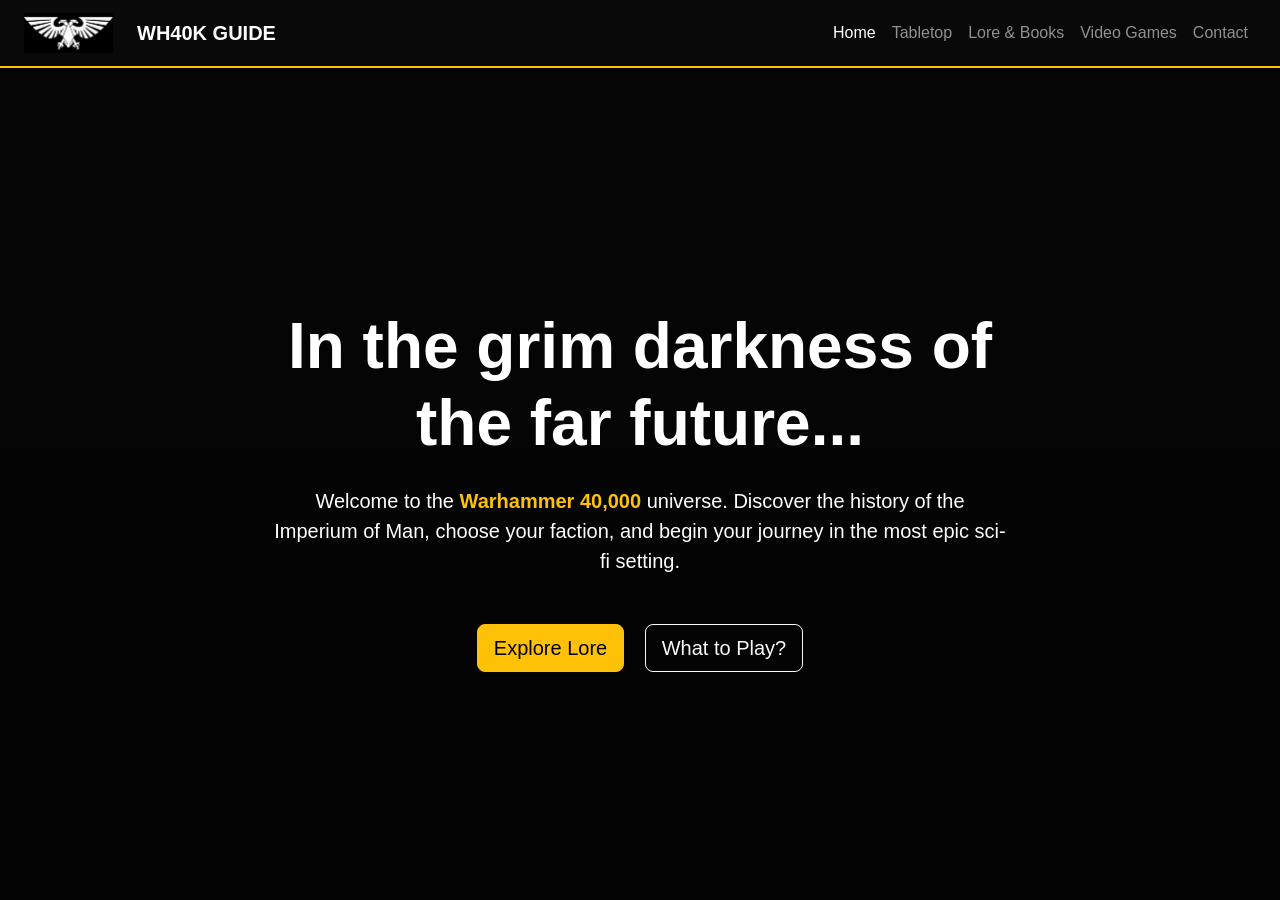
<file: index.html>
<!DOCTYPE html>
<html lang="en">
<head>
    <meta charset="UTF-8">
    <meta name="viewport" content="width=device-width, initial-scale=1.0">
    <title>Warhammer 40,000 | Beginner's Guide</title>
    <link href="https://cdn.jsdelivr.net/npm/bootstrap@5.3.2/dist/css/bootstrap.min.css" rel="stylesheet">
    <link rel="stylesheet" href="css/style.css">
</head>
<body>

    <header>
        <nav class="navbar navbar-expand-lg navbar-dark fixed-top custom-navbar">
            <div class="container-fluid px-4"> 
                
                <a class="navbar-brand fw-bold d-flex align-items-center" href="index.html">
                    
                    <img src="images/Aquila.jpg" alt="Aquila Logo" height="30" class="me-4"> 
                    WH40K GUIDE
                </a>
                
                <button class="navbar-toggler" type="button" data-bs-toggle="collapse" data-bs-target="#navbarNav">
                    <span class="navbar-toggler-icon"></span>
                </button>
                
                <div class="collapse navbar-collapse" id="navbarNav">
                    <ul class="navbar-nav ms-auto">
                        <li class="nav-item"><a class="nav-link active" href="index.html">Home</a></li>
                        <li class="nav-item"><a class="nav-link" href="tabletop.html">Tabletop</a></li>
                        <li class="nav-item"><a class="nav-link" href="lore.html">Lore & Books</a></li>
                        <li class="nav-item"><a class="nav-link" href="games.html">Video Games</a></li>
                        <li class="nav-item"><a class="nav-link" href="contact.html">Contact</a></li>
                    </ul>
                </div>
            </div>
        </nav>
    </header>

    <!-- Hero Section -->
    <main>
        <section class="hero-section d-flex align-items-center text-center">
            <div class="container">
                <div class="row justify-content-center">
                    <div class="col-lg-8">
                        <h1 class="display-3 fw-bold text-white mb-4">In the grim darkness of the far future...</h1>
                        <p class="lead text-white mb-5">
                            Welcome to the <span class="highlight">Warhammer 40,000</span> universe. 
                            Discover the history of the Imperium of Man, choose your faction, and begin your journey in the most epic sci-fi setting.
                        </p>
                        <div>
                            <a href="lore.html" class="btn btn-warning btn-lg me-3">Explore Lore</a>
                            <a href="games.html" class="btn btn-outline-light btn-lg">What to Play?</a>
                        </div>
                    </div>
                </div>
            </div>
        </section>
    </main>

    <script src="https://cdn.jsdelivr.net/npm/bootstrap@5.3.2/dist/js/bootstrap.bundle.min.js"></script>
</body>
</html>
</file>
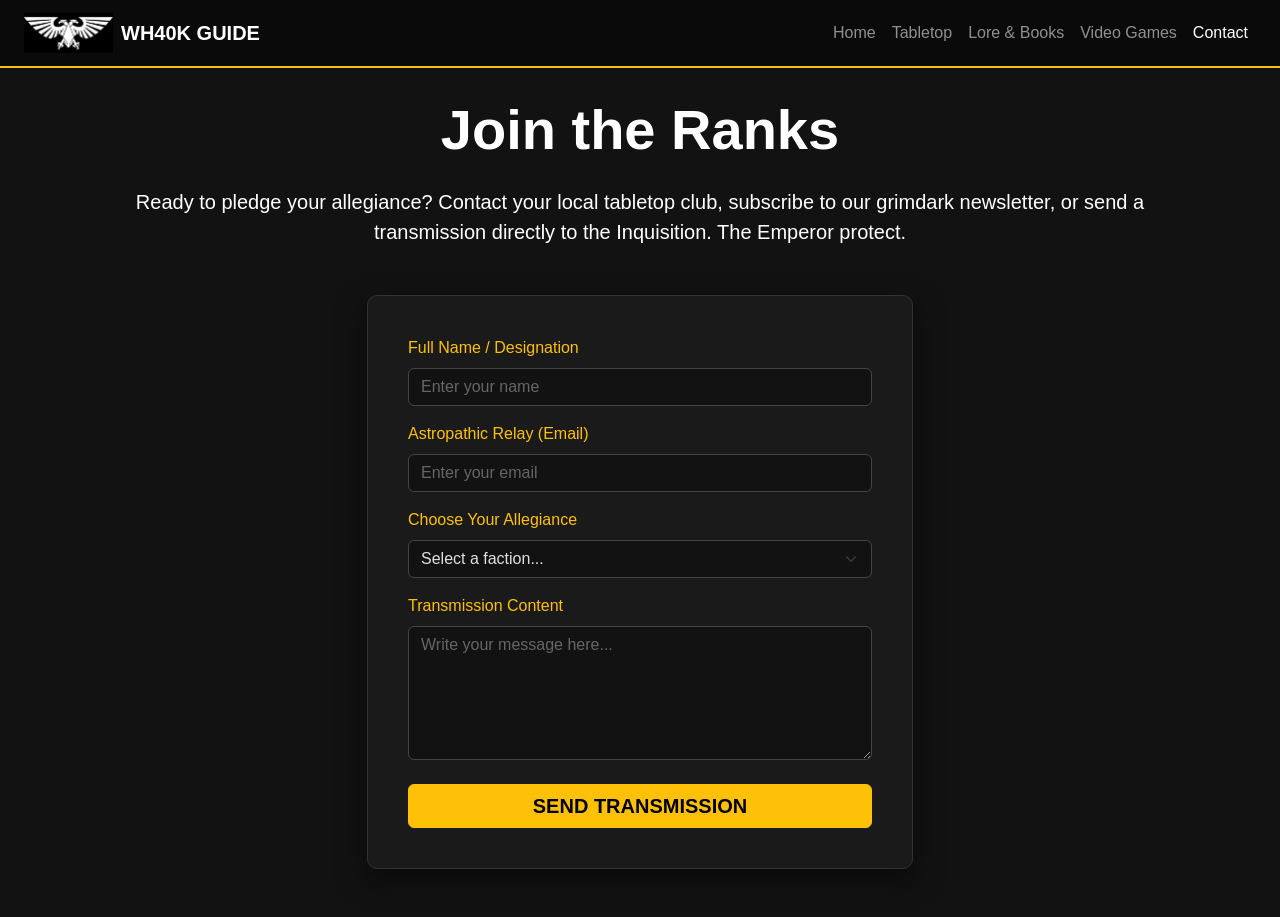
<file: contact.html>
<!DOCTYPE html>
<html lang="en">
<head>
    <meta charset="UTF-8">
    <meta name="viewport" content="width=device-width, initial-scale=1.0">
    <title>Contact | WH40K Guide</title>
    <link href="https://cdn.jsdelivr.net/npm/bootstrap@5.3.2/dist/css/bootstrap.min.css" rel="stylesheet">
    <link rel="stylesheet" href="css/style.css">
</head>
<body>

    <header>
        <nav class="navbar navbar-expand-lg navbar-dark fixed-top custom-navbar">
            <div class="container-fluid px-4">
                <a class="navbar-brand fw-bold d-flex align-items-center" href="index.html">
                    <img src="images/Aquila.jpg" alt="Aquila Logo" height="30" class="me-2"> 
                    WH40K GUIDE
                </a>
                <button class="navbar-toggler" type="button" data-bs-toggle="collapse" data-bs-target="#navbarNav">
                    <span class="navbar-toggler-icon"></span>
                </button>
                <div class="collapse navbar-collapse" id="navbarNav">
                    <ul class="navbar-nav ms-auto">
                        <li class="nav-item"><a class="nav-link" href="index.html">Home</a></li>
                        <li class="nav-item"><a class="nav-link" href="tabletop.html">Tabletop</a></li>
                        <li class="nav-item"><a class="nav-link" href="lore.html">Lore & Books</a></li>
                        <li class="nav-item"><a class="nav-link" href="games.html">Video Games</a></li>
                        <li class="nav-item"><a class="nav-link active" href="contact.html">Contact</a></li>
                    </ul>
                </div>
            </div>
        </nav>
    </header>

    <main class="container mt-5 pt-5 mb-5">
        <section class="text-center mb-5">
            <h1 class="display-4 fw-bold text-white mb-4">Join the Ranks</h1>
            <p class="lead text-white">
                Ready to pledge your allegiance? Contact your local tabletop club, subscribe to our grimdark newsletter, or send a transmission directly to the Inquisition. The Emperor protect.
            </p>
        </section>

        <section class="row justify-content-center">
            <div class="col-lg-6">
                <div class="contact-form-container">
                    <form action="#" method="POST">
                        
                        <div class="mb-3">
                            <label for="userName" class="form-label text-warning">Full Name / Designation</label>
                            <input type="text" class="form-control custom-input" id="userName" placeholder="Enter your name" required>
                        </div>

                        <div class="mb-3">
                            <label for="userEmail" class="form-label text-warning">Astropathic Relay (Email)</label>
                            <input type="email" class="form-control custom-input" id="userEmail" placeholder="Enter your email" required>
                        </div>

                        <div class="mb-3">
                            <label for="factionSelect" class="form-label text-warning">Choose Your Allegiance</label>
                            <select class="form-select custom-input" id="factionSelect" required>
                                <option value="" selected disabled>Select a faction...</option>
                                <option value="imperium">Imperium of Man</option>
                                <option value="chaos">Forces of Chaos</option>
                                <option value="xenos">Xenos (Orks, Tyranids, Eldar, etc.)</option>
                                <option value="undecided">I need more guidance</option>
                            </select>
                        </div>

                        <div class="mb-4">
                            <label for="userMessage" class="form-label text-warning">Transmission Content</label>
                            <textarea class="form-control custom-input" id="userMessage" rows="5" placeholder="Write your message here..." required></textarea>
                        </div>

                        <button type="submit" class="btn btn-warning w-100 fw-bold fs-5">SEND TRANSMISSION</button>

                    </form>
                </div>
            </div>
        </section>
    </main>

    <script src="https://cdn.jsdelivr.net/npm/bootstrap@5.3.2/dist/js/bootstrap.bundle.min.js"></script>
</body>
</html>
</file>
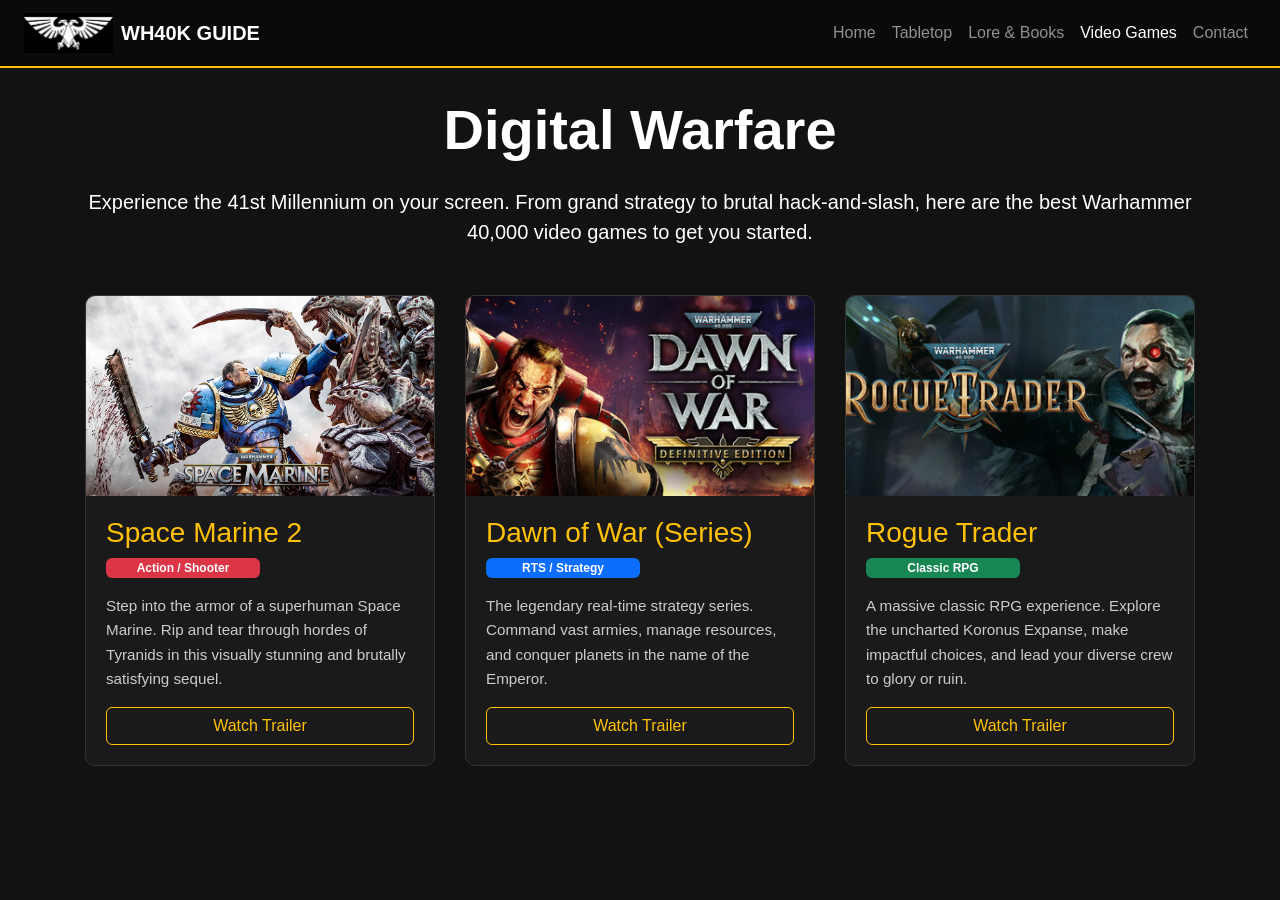
<file: games.html>
<!DOCTYPE html>
<html lang="en">
<head>
    <meta charset="UTF-8">
    <meta name="viewport" content="width=device-width, initial-scale=1.0">
    <title>Video Games | WH40K Guide</title>
    <link href="https://cdn.jsdelivr.net/npm/bootstrap@5.3.2/dist/css/bootstrap.min.css" rel="stylesheet">
    <link rel="stylesheet" href="css/style.css">
</head>
<body>

    <header>
        <nav class="navbar navbar-expand-lg navbar-dark fixed-top custom-navbar">
            <div class="container-fluid px-4">
                <a class="navbar-brand fw-bold d-flex align-items-center" href="index.html">
                    <img src="images/Aquila.jpg" alt="Aquila Logo" height="30" class="me-2"> 
                    WH40K GUIDE
                </a>
                <button class="navbar-toggler" type="button" data-bs-toggle="collapse" data-bs-target="#navbarNav">
                    <span class="navbar-toggler-icon"></span>
                </button>
                <div class="collapse navbar-collapse" id="navbarNav">
                    <ul class="navbar-nav ms-auto">
                        <li class="nav-item"><a class="nav-link" href="index.html">Home</a></li>
                        <li class="nav-item"><a class="nav-link" href="tabletop.html">Tabletop</a></li>
                        <li class="nav-item"><a class="nav-link" href="lore.html">Lore & Books</a></li>
                        <li class="nav-item"><a class="nav-link active" href="games.html">Video Games</a></li>
                        <li class="nav-item"><a class="nav-link" href="contact.html">Contact</a></li>
                    </ul>
                </div>
            </div>
        </nav>
    </header>

    <main class="container mt-5 pt-5">
        <section class="text-center mb-5">
            <h1 class="display-4 fw-bold text-white mb-4">Digital Warfare</h1>
            <p class="lead text-white">
                Experience the 41st Millennium on your screen. From grand strategy to brutal hack-and-slash, here are the best Warhammer 40,000 video games to get you started.
            </p>
        </section>

        <section class="games-container mb-5">
            
            <div class="game-card">
                <img src="images/SpaceMarine2.png" alt="Space Marine 2" class="game-img">
                <div class="game-content">
                    <h3 class="text-warning">Space Marine 2</h3>
                    <span class="badge bg-danger mb-3 w-50">Action / Shooter</span>
                    <p>Step into the armor of a superhuman Space Marine. Rip and tear through hordes of Tyranids in this visually stunning and brutally satisfying sequel.</p>
                    <a href="https://youtu.be/A_HljUo8Jjk?si=hdIAsOt3FM2EBXxW" class="btn btn-outline-warning mt-auto">Watch Trailer</a>
                </div>
            </div>

            <div class="game-card">
                <img src="images/DOW.jpg" alt="Dawn of War" class="game-img">
                <div class="game-content">
                    <h3 class="text-warning">Dawn of War (Series)</h3>
                    <span class="badge bg-primary mb-3 w-50">RTS / Strategy</span>
                    <p>The legendary real-time strategy series. Command vast armies, manage resources, and conquer planets in the name of the Emperor.</p>
                    <a href="https://youtu.be/2HiUectTy9Y?si=YMM0pNHIa-4r1OSu" class="btn btn-outline-warning mt-auto">Watch Trailer</a>
                </div>
            </div>

            <div class="game-card">
                <img src="images/Rogue.jpg" alt="Rogue Trader" class="game-img">
                <div class="game-content">
                    <h3 class="text-warning">Rogue Trader</h3>
                    <span class="badge bg-success mb-3 w-50">Classic RPG</span>
                    <p>A massive classic RPG experience. Explore the uncharted Koronus Expanse, make impactful choices, and lead your diverse crew to glory or ruin.</p>
                    <a href="https://youtu.be/0iQ-n9Fjr2s?si=TGmde_M_o2xNnUAK" class="btn btn-outline-warning mt-auto">Watch Trailer</a>
                </div>
            </div>

        </section>
    </main>

    <script src="https://cdn.jsdelivr.net/npm/bootstrap@5.3.2/dist/js/bootstrap.bundle.min.js"></script>
</body>
</html>
</file>
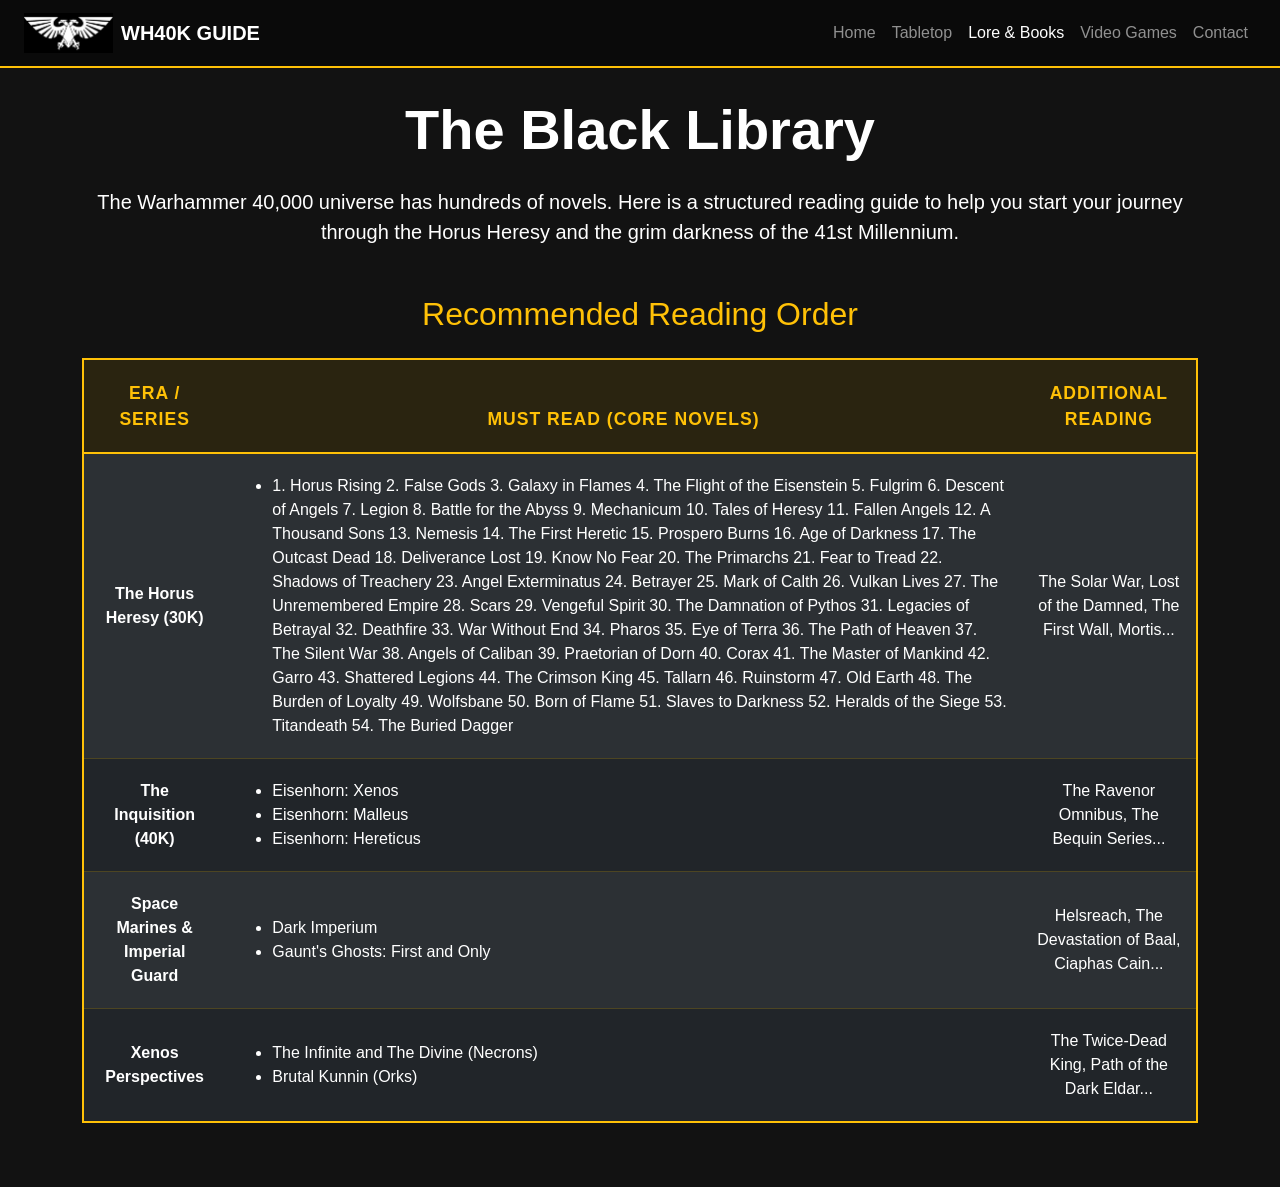
<file: lore.html>
<!DOCTYPE html>
<html lang="en">
<head>
    <meta charset="UTF-8">
    <meta name="viewport" content="width=device-width, initial-scale=1.0">
    <title>Lore & Books | WH40K Guide</title>
    <link href="https://cdn.jsdelivr.net/npm/bootstrap@5.3.2/dist/css/bootstrap.min.css" rel="stylesheet">
    <link rel="stylesheet" href="css/style.css">
</head>
<body>

    <header>
        <nav class="navbar navbar-expand-lg navbar-dark fixed-top custom-navbar">
            <div class="container-fluid px-4">
                <a class="navbar-brand fw-bold d-flex align-items-center" href="index.html">
                    <img src="images/Aquila.jpg" alt="Aquila Logo" height="30" class="me-2"> 
                    WH40K GUIDE
                </a>
                <button class="navbar-toggler" type="button" data-bs-toggle="collapse" data-bs-target="#navbarNav">
                    <span class="navbar-toggler-icon"></span>
                </button>
                <div class="collapse navbar-collapse" id="navbarNav">
                    <ul class="navbar-nav ms-auto">
                        <li class="nav-item"><a class="nav-link" href="index.html">Home</a></li>
                        <li class="nav-item"><a class="nav-link" href="tabletop.html">Tabletop</a></li>
                        <li class="nav-item"><a class="nav-link active" href="lore.html">Lore & Books</a></li>
                        <li class="nav-item"><a class="nav-link" href="games.html">Video Games</a></li>
                        <li class="nav-item"><a class="nav-link" href="contact.html">Contact</a></li>
                    </ul>
                </div>
            </div>
        </nav>
    </header>

    <main class="container mt-5 pt-5">
        <section class="text-center mb-5">
            <h1 class="display-4 fw-bold text-white mb-4">The Black Library</h1>
            <p class="lead text-white">
                The Warhammer 40,000 universe has hundreds of novels. Here is a structured reading guide to help you start your journey through the Horus Heresy and the grim darkness of the 41st Millennium.
            </p>
        </section>

        <section class="mb-5">
            <h2 class="text-warning text-center mb-4">Recommended Reading Order</h2>
            
            <div class="table-responsive">
                <table class="table table-dark table-striped table-hover custom-table align-middle text-center">
                    <thead>
                        <tr>
                            <th scope="col">Era / Series</th>
                            <th scope="col">Must Read (Core Novels)</th>
                            <th scope="col">Additional Reading</th>
                        </tr>
                    </thead>
                    <tbody>
                        <tr>
                            <td class="fw-bold">The Horus Heresy (30K)</td>
                            <td>
                                <ul class="mb-0 text-start">
                                    <li>    1.   Horus Rising
                                            2.   False Gods
                                            3.   Galaxy in Flames
                                            4.	The Flight of the Eisenstein
                                            5.	Fulgrim
                                            6.	Descent of Angels
                                            7.	Legion
                                            8.	Battle for the Abyss
                                            9.	Mechanicum
                                            10.	Tales of Heresy
                                            11.	Fallen Angels
                                            12.	A Thousand Sons
                                            13.	Nemesis
                                            14.	The First Heretic
                                            15.	Prospero Burns
                                            16.	Age of Darkness
                                            17.	The Outcast Dead
                                            18.	Deliverance Lost
                                            19.	Know No Fear
                                            20.	The Primarchs
                                            21.	Fear to Tread
                                            22.	Shadows of Treachery
                                            23.	Angel Exterminatus
                                            24.	Betrayer
                                            25.	Mark of Calth
                                            26.	Vulkan Lives
                                            27.	The Unremembered Empire
                                            28.	Scars
                                            29.	Vengeful Spirit
                                            30.	The Damnation of Pythos
                                            31.	Legacies of Betrayal
                                            32.	Deathfire
                                            33.	War Without End
                                            34.	Pharos
                                            35.	Eye of Terra
                                            36.  The Path of Heaven
                                            37.	The Silent War
                                            38.	Angels of Caliban
                                            39.	Praetorian of Dorn
                                            40.	Corax
                                            41.	The Master of Mankind
                                            42.	Garro
                                            43.	Shattered Legions
                                            44.	The Crimson King
                                            45.	Tallarn
                                            46. Ruinstorm
                                            47.	Old Earth
                                            48. The Burden of Loyalty
                                            49.	Wolfsbane
                                            50.	Born of Flame
                                            51.	Slaves to Darkness
                                            52.	Heralds of the Siege
                                            53.	Titandeath
                                            54.	The Buried Dagger</li>
                                </ul>
                            </td>
                            <td>The Solar War, Lost of the Damned, The First Wall, Mortis...</td>
                        </tr>
                        <tr>
                            <td class="fw-bold">The Inquisition (40K)</td>
                            <td>
                                <ul class="mb-0 text-start">
                                    <li>Eisenhorn: Xenos</li>
                                    <li>Eisenhorn: Malleus</li>
                                    <li>Eisenhorn: Hereticus</li>
                                </ul>
                            </td>
                            <td>The Ravenor Omnibus, The Bequin Series...</td>
                        </tr>
                        <tr>
                            <td class="fw-bold">Space Marines & Imperial Guard</td>
                            <td>
                                <ul class="mb-0 text-start">
                                    <li>Dark Imperium</li>
                                    <li>Gaunt's Ghosts: First and Only</li>
                                </ul>
                            </td>
                            <td>Helsreach, The Devastation of Baal, Ciaphas Cain...</td>
                        </tr>
                        <tr>
                            <td class="fw-bold">Xenos Perspectives</td>
                            <td>
                                <ul class="mb-0 text-start">
                                    <li>The Infinite and The Divine (Necrons)</li>
                                    <li>Brutal Kunnin (Orks)</li>
                                </ul>
                            </td>
                            <td>The Twice-Dead King, Path of the Dark Eldar...</td>
                        </tr>
                    </tbody>
                </table>
            </div>
        </section>
    </main>

    <script src="https://cdn.jsdelivr.net/npm/bootstrap@5.3.2/dist/js/bootstrap.bundle.min.js"></script>
</body>
</html>
</file>
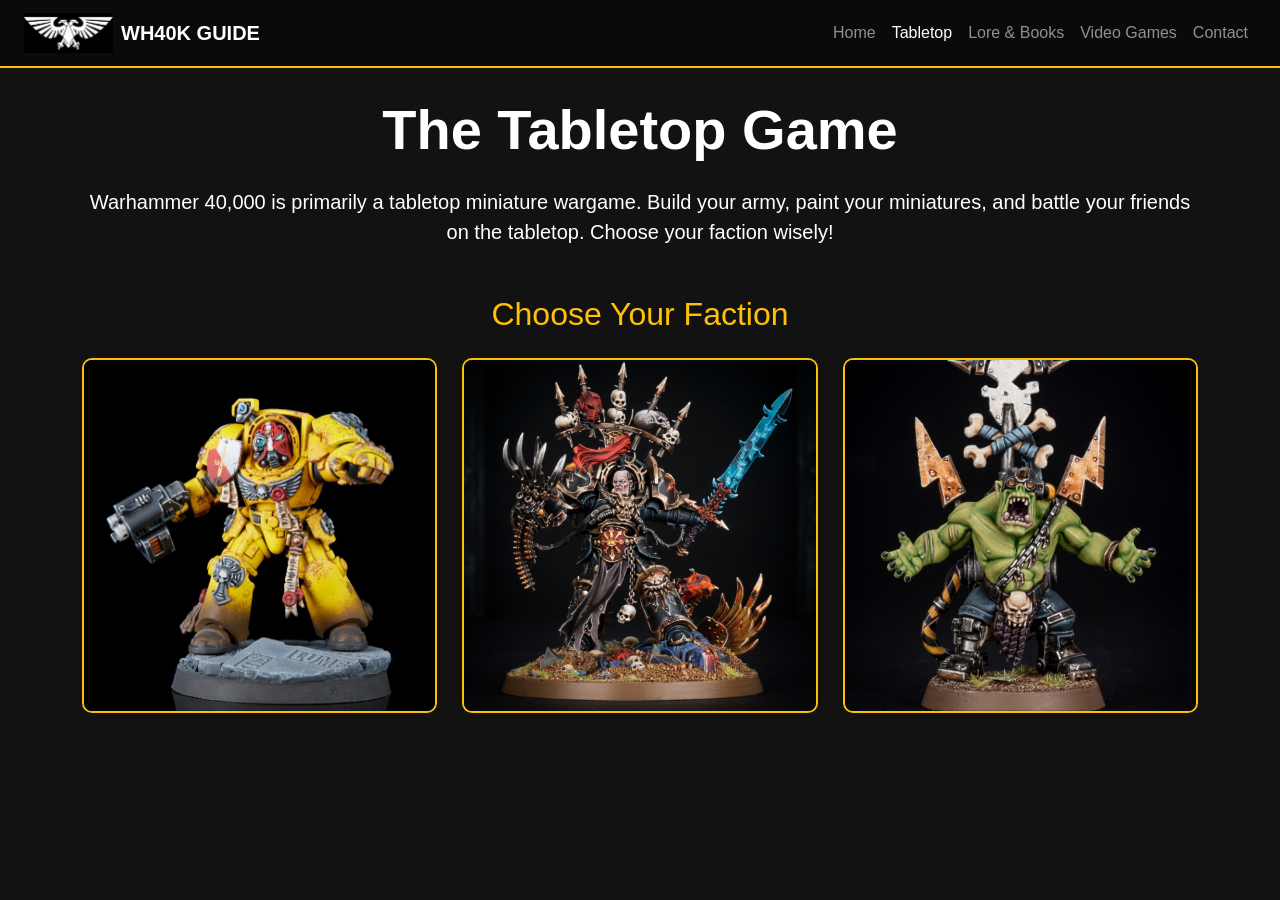
<file: tabletop.html>
<!DOCTYPE html>
<html lang="en">
<head>
    <meta charset="UTF-8">
    <meta name="viewport" content="width=device-width, initial-scale=1.0">
    <title>Tabletop | WH40K Guide</title>
    <link href="https://cdn.jsdelivr.net/npm/bootstrap@5.3.2/dist/css/bootstrap.min.css" rel="stylesheet">
    <link rel="stylesheet" href="css/style.css">
</head>
<body>

    <header>
        <nav class="navbar navbar-expand-lg navbar-dark fixed-top custom-navbar">
            <div class="container-fluid px-4">
                <a class="navbar-brand fw-bold d-flex align-items-center" href="index.html">
                    <img src="images/Aquila.jpg" alt="Aquila Logo" height="30" class="me-2"> 
                    WH40K GUIDE
                </a>
                <button class="navbar-toggler" type="button" data-bs-toggle="collapse" data-bs-target="#navbarNav">
                    <span class="navbar-toggler-icon"></span>
                </button>
                <div class="collapse navbar-collapse" id="navbarNav">
                    <ul class="navbar-nav ms-auto">
                        <li class="nav-item"><a class="nav-link" href="index.html">Home</a></li>
                        <li class="nav-item"><a class="nav-link active" href="tabletop.html">Tabletop</a></li>
                        <li class="nav-item"><a class="nav-link" href="lore.html">Lore & Books</a></li>
                        <li class="nav-item"><a class="nav-link" href="games.html">Video Games</a></li>
                        <li class="nav-item"><a class="nav-link" href="contact.html">Contact</a></li>
                    </ul>
                </div>
            </div>
        </nav>
    </header>

    <main class="container">
        <section class="mt-5 pt-5 text-center">
            <h1 class="display-4 fw-bold text-white mb-4">The Tabletop Game</h1>
            <p class="lead text-white mb-5">
                Warhammer 40,000 is primarily a tabletop miniature wargame. Build your army, paint your miniatures, and battle your friends on the tabletop. Choose your faction wisely!
            </p>
        </section>

        <section class="mb-5">
            <h2 class="text-warning text-center mb-4">Choose Your Faction</h2>
            
            <div class="tabletop-grid">
                <div class="grid-item">
                    <img src="images/Terminator.png" alt="Space Marines">
                    <div class="grid-caption">
                        <a href="https://youtu.be/16uxnUVXQcY?si=CHQQDjphqzH8Xcvf" target="_blank" class="caption-link">Space Marines</a>
                    </div>
                </div>
                
                <div class="grid-item">
                    <img src="images/Abaddon.jpg" alt="Chaos">
                    <div class="grid-caption">
                        <a href="https://youtu.be/wOQImIpKm3s?si=hvBdOXw977ybnwR-" target="_blank" class="caption-link">Chaos</a>
                    </div>
                </div>
                
                <div class="grid-item">
                    <img src="images/Ork.jpg" alt="Xenos">
                    <div class="grid-caption">
                        <a href="https://youtu.be/Q9bT8YV_XNM?si=XXUhjcYM909LbVd9" target="_blank" class="caption-link">Xenos</a>
                    </div>
                </div>
            </div>
        </section>
    </main>

    <script src="https://cdn.jsdelivr.net/npm/bootstrap@5.3.2/dist/js/bootstrap.bundle.min.js"></script>
</body>
</html>
</file>
<file: css/style.css>
body {
    font-family: 'Segoe UI', Tahoma, Geneva, Verdana, sans-serif;
    background-color: #121212;
    color: #e0e0e0;
}

.custom-navbar {
    background-color: rgba(10, 10, 10, 0.9);
    backdrop-filter: blur(5px);
    border-bottom: 2px solid #ffc107;
}


.hero-section {
    height: 100vh; 
    background: linear-gradient(rgba(0, 0, 0, 0.7), rgba(0, 0, 0, 0.8)), url('https://assets.warhammer-community.com/art_spacemarines-oct03-image16-l3uo2idymc.jpg') no-repeat center center/cover;
    padding-top: 80px;
}

.custom-navbar img {
    height: 40px;
    width: auto;
    display: block
}

.highlight {
    color: #ffc107;
    font-weight: bold;
}



@media (max-width: 768px) {
    .hero-section h1 {
        font-size: 2.5rem;
    }
    
    .hero-section .btn {
        display: block;
        margin-bottom: 15px;
        width: 100%; 
    }
    
    .hero-section .me-3 {
        margin-right: 0 !important; 
    }
}

































/*TABLETOP PAGE*/

.tabletop-grid {
    display: grid;
    grid-template-columns: repeat(3, 1fr);
    gap: 25px; 
    margin-bottom: 40px;
}

.grid-item {
    position: relative;
    overflow: hidden;
    border-radius: 10px;
    border: 2px solid #ffc107;
    aspect-ratio: 1 / 1;
    background-color: #1a1a1a;
}

.grid-item img {
    width: 100%;
    height: 100%;
    object-fit: cover;
    transition: transform 0.4s ease;
}

.grid-caption {
    position: absolute;
    bottom: 0;
    left: 0;
    width: 100%;
    background: rgba(0, 0, 0, 0.85);
    color: #ffc107;
    text-align: center;
    padding: 15px;
    font-weight: bold;
    font-size: 1.2rem;
    text-transform: uppercase;
    transform: translateY(100%);
    transition: transform 0.4s ease;
}


.grid-item:hover img {
    transform: scale(1.1); 
}

.grid-item:hover .grid-caption {
    transform: translateY(0);
}



@media (max-width: 768px) {
    .tabletop-grid {
        grid-template-columns: 1fr;
    }
}

.caption-link {
    color: #ffc107; 
    text-decoration: none;
    transition: color 0.3s ease;
}

.caption-link:hover {
    color: #ffffff;
    text-decoration: underline; 
}












/*LORE PAGE */

.custom-table {
    border: 2px solid #ffc107;
}

.custom-table th {
    background-color: rgba(255, 193, 7, 0.1) !important;
    color: #ffc107 !important;
    text-transform: uppercase;
    font-size: 1.1rem;
    letter-spacing: 1px;
    border-bottom: 2px solid #ffc107 !important;
}

.custom-table td, .custom-table th {
    border-color: rgba(255, 193, 7, 0.2);
    padding: 20px 15px;
}

.custom-table tbody tr:hover td {
    background-color: rgba(255, 193, 7, 0.05) !important;
}






























/* GAMES PAGE*/


.games-container {
    display: flex;
    flex-wrap: wrap; 
    justify-content: center;
    gap: 30px;
}


.game-card {
    display: flex;
    flex-direction: column;
    width: 350px;
    background-color: #1a1a1a;
    border: 1px solid #333;
    border-radius: 10px;
    overflow: hidden;
    transition: transform 0.3s ease, box-shadow 0.3s ease, border-color 0.3s ease;
}


.game-card:hover {
    transform: translateY(-10px);
    box-shadow: 0 10px 20px rgba(255, 193, 7, 0.2);
    border-color: #ffc107;
}

.game-img {
    width: 100%;
    height: 200px;
    object-fit: cover;
}


.game-content {
    display: flex;
    flex-direction: column;
    padding: 20px;
    flex-grow: 1;
}

.game-content p {
    color: #cccccc;
    font-size: 0.95rem;
    line-height: 1.6;
}






































/* CONTACT PAGE */

.contact-form-container {
    background-color: #1a1a1a;
    padding: 40px;
    border-radius: 10px;
    border: 1px solid #333;
    box-shadow: 0 10px 30px rgba(0, 0, 0, 0.5);
}

.custom-input {
    background-color: #121212;
    border: 1px solid #444;
    color: #e0e0e0;
}

.custom-input::placeholder {
    color: #666;
}

.custom-input:focus {
    background-color: #121212;
    border-color: #ffc107;
    box-shadow: 0 0 0 0.25rem rgba(255, 193, 7, 0.25);
    color: #fff;
}

.custom-input option {
    background-color: #121212;
    color: #e0e0e0;
}
</file>
